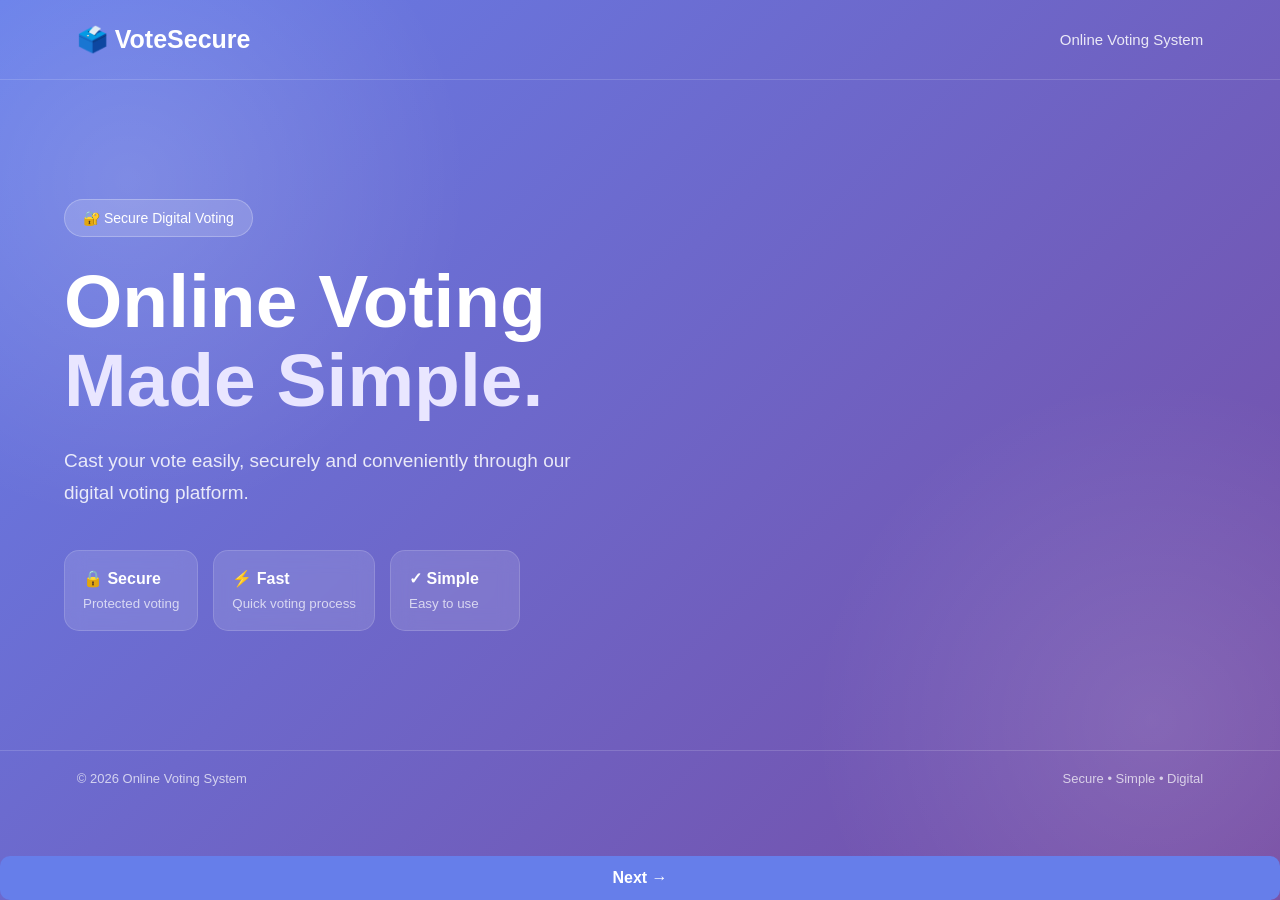
<file: frontend/index.html>
<!DOCTYPE html>
<html lang="en">

<head>

    <meta charset="UTF-8">

    <meta name="viewport" content="width=device-width, initial-scale=1.0">

    <title>Online Voting System</title>

    <link rel="stylesheet" href="css/style.css">

</head>

<body>


    <!-- HEADER -->

    <header class="header">

        <div class="logo">
            🗳️ VoteSecure
        </div>

        <div class="header-text">
            Online Voting System
        </div>

    </header>


    <!-- MAIN SECTION -->

    <main class="main-container">

        <div class="intro">

            <span class="badge">
                🔐 Secure Digital Voting
            </span>


            <h1>
                Online Voting<br>
                <span>Made Simple.</span>
            </h1>


            <p>
                Cast your vote easily, securely and conveniently
                through our digital voting platform.
            </p>


            <div class="features">

                <div>
                    <strong>🔒 Secure</strong>
                    <small>Protected voting</small>
                </div>


                <div>
                    <strong>⚡ Fast</strong>
                    <small>Quick voting process</small>
                </div>


                <div>
                    <strong>✓ Simple</strong>
                    <small>Easy to use</small>
                </div>

            </div>

        </div>

    </main>


    <!-- FOOTER -->

    <footer>

        <p>
            © 2026 Online Voting System
        </p>


        <p>
            Secure • Simple • Digital
        </p>

    </footer>

<div class="page-navigation">

    <button
        type="button"
        class="next-btn"
        onclick="window.location.href='login.html'">
        Next →
    </button>

</div>

</body>

</html>
</file>
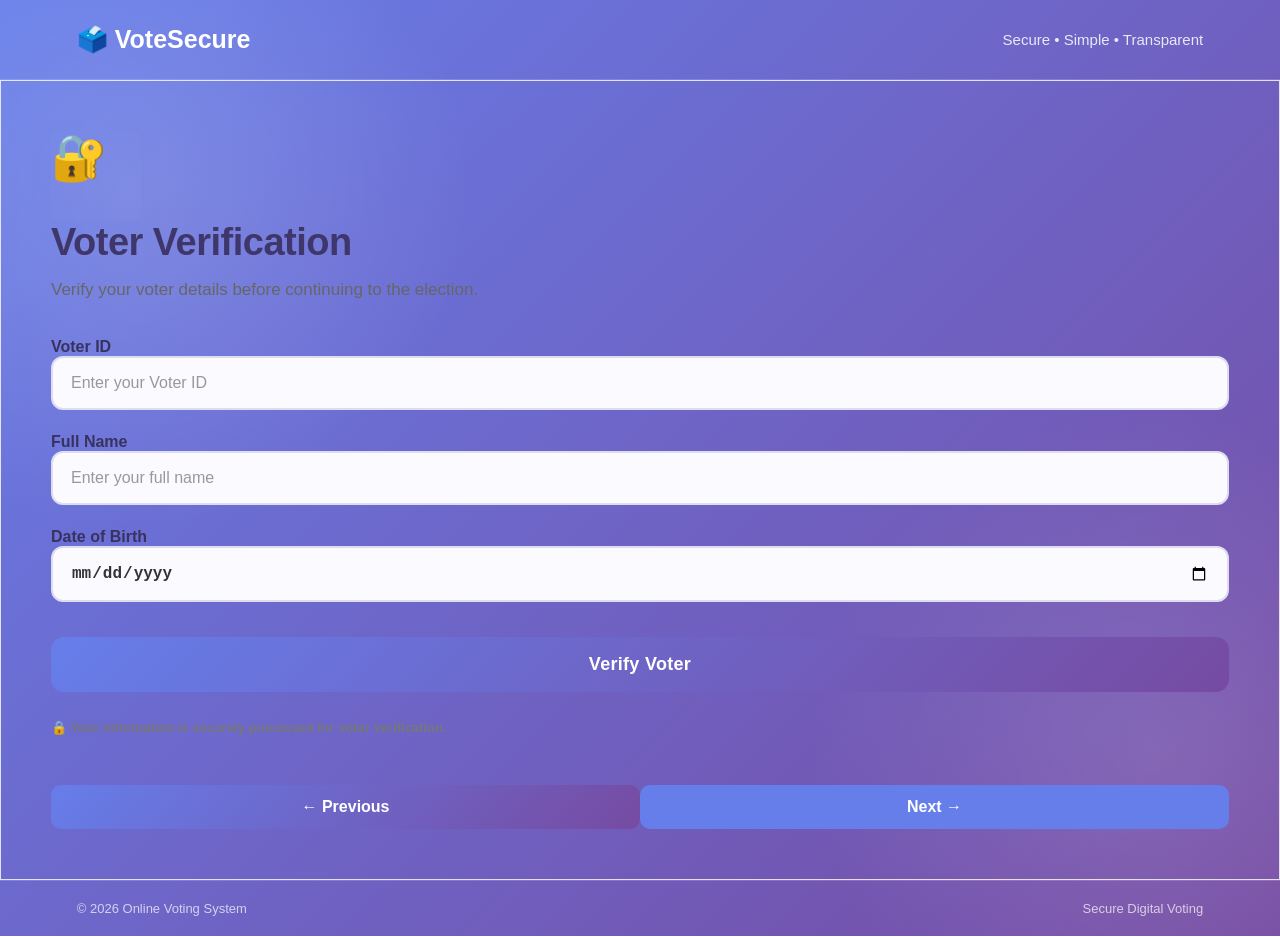
<file: frontend/login.html>
<!DOCTYPE html>
<html lang="en">

<head>
    <meta charset="UTF-8">
    <meta name="viewport" content="width=device-width, initial-scale=1.0">

    <title>VoteSecure | Voter Verification</title>

    <link rel="stylesheet" href="css/style.css">
</head>

<body>

    <!-- HEADER -->

    <header class="header">

        <div class="logo">
            🗳️ VoteSecure
        </div>

        <div class="header-text">
            Secure • Simple • Transparent
        </div>

    </header>


    <!-- MAIN -->

    <main class="verification-container">

        <div class="verification-box">

            <div class="verification-icon">
                🔐
            </div>

            <h1>Voter Verification</h1>

            <p class="verification-subtitle">
                Verify your voter details before continuing to the election.
            </p>


            <!-- FORM -->

            <form id="verificationForm">

                <!-- VOTER ID -->

                <div class="input-group">

                    <label for="voterid">
                        Voter ID
                    </label>

                    <input
                        type="text"
                        id="voterid"
                        placeholder="Enter your Voter ID"
                        required
                    >

                </div>


                <!-- NAME -->

                <div class="input-group">

                    <label for="name">
                        Full Name
                    </label>

                    <input
                        type="text"
                        id="name"
                        placeholder="Enter your full name"
                        required
                    >

                </div>


                <!-- DATE OF BIRTH -->

                <div class="input-group">

                    <label for="dob">
                        Date of Birth
                    </label>

                    <input
                        type="date"
                        id="dob"
                        required
                    >

                </div>


                <!-- VERIFY BUTTON -->

                <button type="submit" class="verify-btn">
                    Verify Voter
                </button>

            </form>


            <!-- VERIFICATION MESSAGE -->

            <div id="verificationMessage"></div>

<p class="security-note">
    🔒 Your information is securely processed for voter verification.
</p>

<div class="page-navigation">

    <button
        type="button"
        class="previous-btn"
        onclick="window.location.href='index.html'">
        ← Previous
    </button>

    <button
        type="button"
        class="next-btn"
        onclick="window.location.href='voting.html'">
        Next →
    </button>

</div>

</div>

    <!-- FOOTER -->

    <footer>

        <span>© 2026 Online Voting System</span>

        <span>Secure Digital Voting</span>

    </footer>


    <!-- JAVASCRIPT -->
<script>
const verificationForm = document.getElementById("verificationForm");
const verificationMessage = document.getElementById("verificationMessage");

verificationForm.addEventListener("submit", async function(event) {
    event.preventDefault();

    const voterId = document.getElementById("voterid").value.trim();
    const name = document.getElementById("name").value.trim();
    const dob = document.getElementById("dob").value;

    if (!voterId || !name || !dob) {
        verificationMessage.innerHTML =
            `<div class="error-message">Please enter all voter details.</div>`;
        return;
    }

    try {
        const response = await fetch("https://onlinevotingsystem-fe9r.onrender.com/api/auth/verify", {
            method: "POST",
            headers: {
                "Content-Type": "application/json"
            },
            body: JSON.stringify({
                voterId: voterId,
                name: name,
                dob: dob
            })
        });

        const data = await response.json();

        if (!response.ok) {
            verificationMessage.innerHTML =
                `<div class="error-message">${data.message}</div>`;
            return;
        }

        localStorage.setItem("currentVoterId", voterId);
        localStorage.setItem("voterName", name);

        verificationMessage.innerHTML =
            `<div class="success-message">
                ✓ Voter verified successfully!
            </div>`;

        setTimeout(() => {
            window.location.href = "voting.html";
        }, 800);

    } catch (error) {
        verificationMessage.innerHTML =
            `<div class="error-message">
                Backend connection failed.
            </div>`;
        console.error(error);
    }
});
</script>
</file>
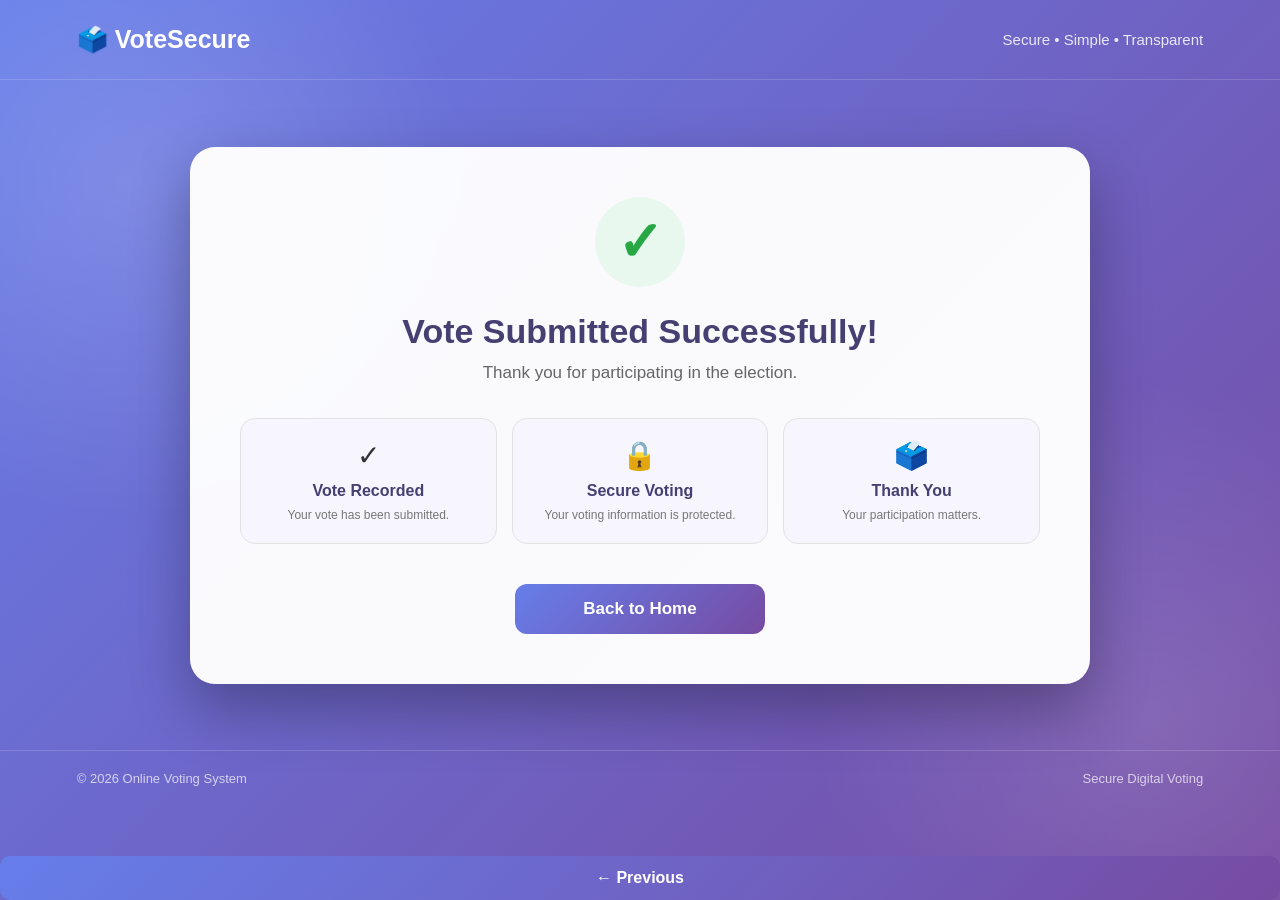
<file: frontend/result.html>
<!DOCTYPE html>
<html lang="en">

<head>
    <meta charset="UTF-8">
    <meta name="viewport" content="width=device-width, initial-scale=1.0">

    <title>Online Voting System | Result</title>

    <link rel="stylesheet" href="css/style.css">
</head>

<body>

    <!-- HEADER -->

    <header class="header">

        <div class="logo">
            🗳️ VoteSecure
        </div>

        <div class="header-text">
            Secure • Simple • Transparent
        </div>

    </header>


    <!-- RESULT SECTION -->

    <main class="result-container">

        <div class="result-box">

            <div class="success-icon">
                ✓
            </div>

            <h1>Vote Submitted Successfully!</h1>

            <p class="result-message">
                Thank you for participating in the election.
            </p>

            <div class="vote-status">

                <div class="status-item">
                    <span>✓</span>
                    <div>
                        <strong>Vote Recorded</strong>
                        <small>Your vote has been submitted.</small>
                    </div>
                </div>

                <div class="status-item">
                    <span>🔒</span>
                    <div>
                        <strong>Secure Voting</strong>
                        <small>Your voting information is protected.</small>
                    </div>
                </div>

                <div class="status-item">
                    <span>🗳️</span>
                    <div>
                        <strong>Thank You</strong>
                        <small>Your participation matters.</small>
                    </div>
                </div>

            </div>

            <button onclick="goHome()" class="result-btn">
                Back to Home
            </button>

        </div>

    </main>


    <!-- FOOTER -->

    <footer>

        <span>© 2026 Online Voting System</span>

        <span>Secure Digital Voting</span>

    </footer>


    <script>

        function goHome() {
            window.location.href = "index.html";
        }

    </script>
<div class="page-navigation">

    <button
        type="button"
        class="previous-btn"
        onclick="window.location.href='voting.html'">
        ← Previous
    </button>

</div>
</body>

</html>
</file>
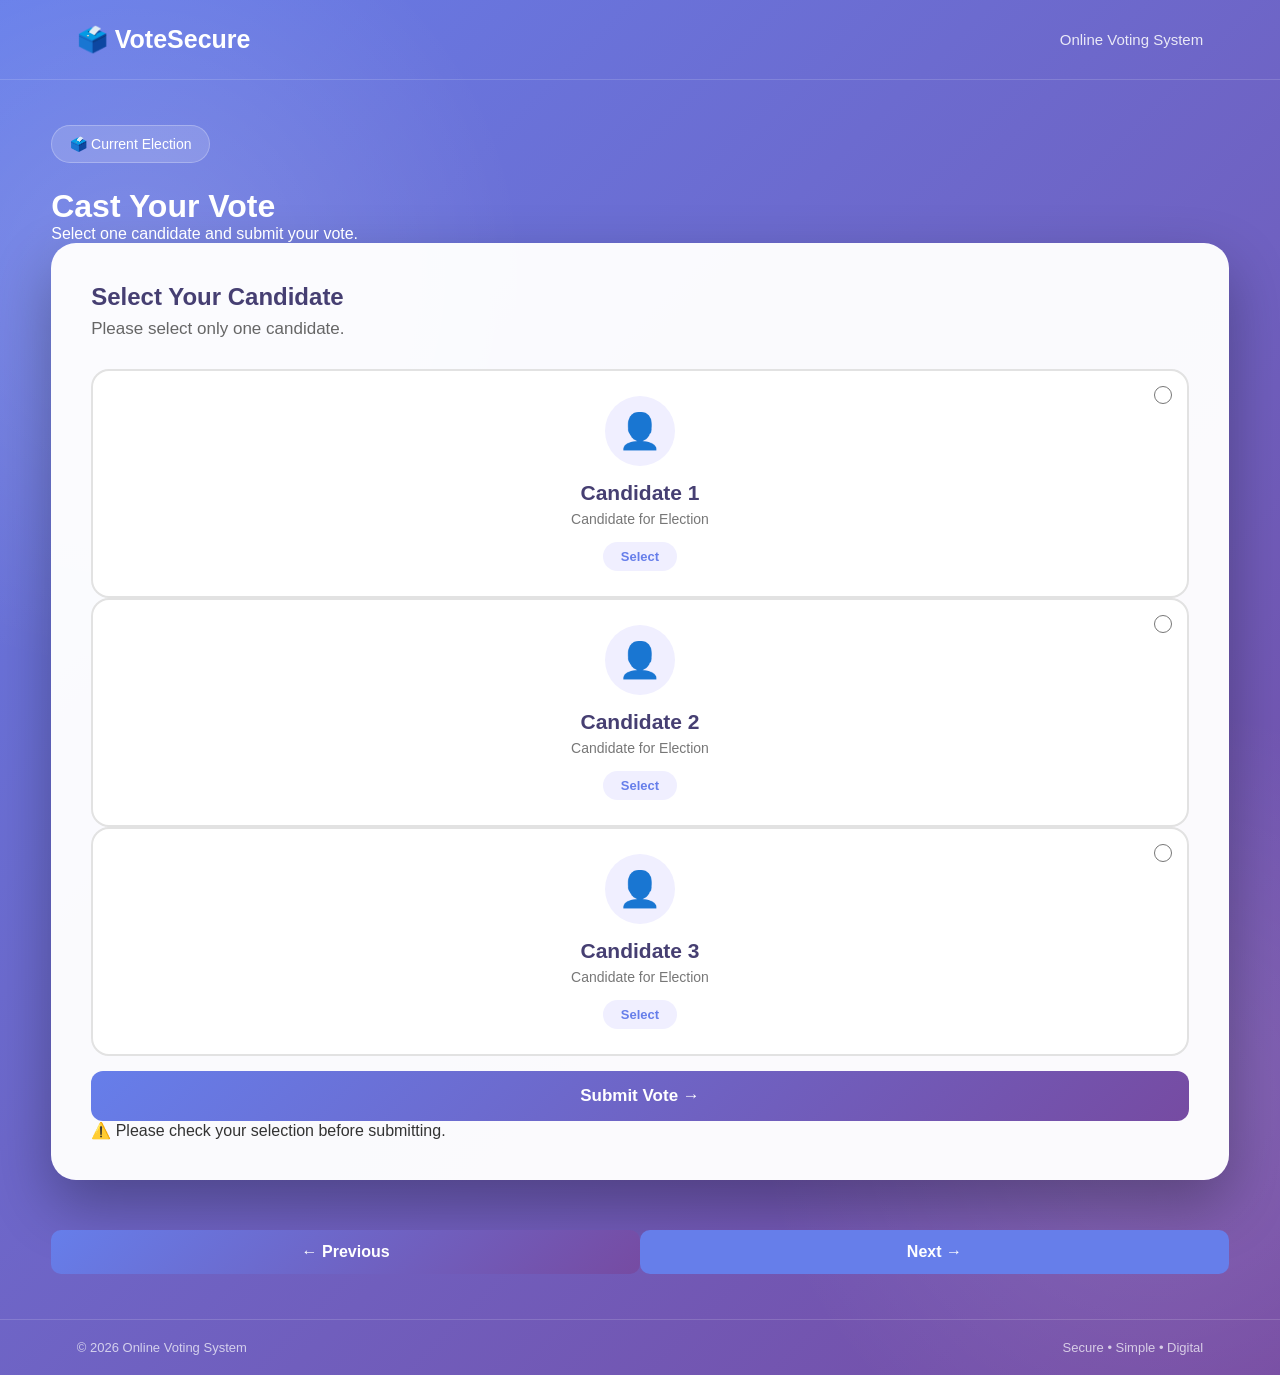
<file: frontend/voting.html>
<!DOCTYPE html>
<html lang="en">

<head>

    <meta charset="UTF-8">

    <meta name="viewport" content="width=device-width, initial-scale=1.0">

    <title>Online Voting System | Vote</title>

    <link rel="stylesheet" href="css/style.css">

</head>

<body>

    <!-- HEADER -->

    <header class="header">

        <div class="logo">
            🗳️ VoteSecure
        </div>

        <div class="header-text">
            Online Voting System
        </div>

    </header>


    <!-- VOTING SECTION -->

    <main class="voting-container">

        <div class="voting-title">

            <span class="badge">
                🗳️ Current Election
            </span>

            <h1>
                Cast Your Vote
            </h1>

            <p>
                Select one candidate and submit your vote.
            </p>

        </div>


        <!-- VOTING BOX -->

        <div class="voting-box">

            <h2>
                Select Your Candidate
            </h2>

            <p class="instruction">
                Please select only one candidate.
            </p>


            <!-- CANDIDATE 1 -->

            <label class="candidate-card">

                <input
                    type="radio"
                    name="candidate"
                    value="Candidate 1"
                >

                <div class="candidate-icon">
                    👤
                </div>

                <div class="candidate-info">

                    <h3>
                        Candidate 1
                    </h3>

                    <p>
                        Candidate for Election
                    </p>

                </div>

                <div class="select-text">
                    Select
                </div>

            </label>


            <!-- CANDIDATE 2 -->

            <label class="candidate-card">

                <input
                    type="radio"
                    name="candidate"
                    value="Candidate 2"
                >

                <div class="candidate-icon">
                    👤
                </div>

                <div class="candidate-info">

                    <h3>
                        Candidate 2
                    </h3>

                    <p>
                        Candidate for Election
                    </p>

                </div>

                <div class="select-text">
                    Select
                </div>

            </label>


            <!-- CANDIDATE 3 -->

            <label class="candidate-card">

                <input
                    type="radio"
                    name="candidate"
                    value="Candidate 3"
                >

                <div class="candidate-icon">
                    👤
                </div>

                <div class="candidate-info">

                    <h3>
                        Candidate 3
                    </h3>

                    <p>
                        Candidate for Election
                    </p>

                </div>

                <div class="select-text">
                    Select
                </div>

            </label>


            <!-- SUBMIT -->

            <button onclick="submitVote()">
                Submit Vote →
            </button>


            <div class="vote-warning">
                ⚠️ Please check your selection before submitting.
            </div>

        </div>


      <div class="page-navigation">

    <button
        type="button"
        class="previous-btn"
        onclick="window.location.href='login.html'">
        ← Previous
    </button>

    <button
        type="button"
        class="next-btn"
        onclick="window.location.href='result.html'">
        Next →
    </button>

</div>
    </main>


    <!-- FOOTER -->

    <footer>

        <p>
            © 2026 Online Voting System
        </p>

        <p>
            Secure • Simple • Digital
        </p>

    </footer>


    <!-- JAVASCRIPT -->

   <script>
const voterId = localStorage.getItem("currentVoterId");
const voterName = localStorage.getItem("voterName");
const candidate = localStorage.getItem("lastVotedCandidate");

document.getElementById("voterName").textContent =
    voterName || "Voter";

document.getElementById("candidateName").textContent =
    candidate || "Candidate";
</script>
</file>
<file: frontend/css/style.css>
* {
    margin: 0;
    padding: 0;
    box-sizing: border-box;
}


body {

    font-family: Arial, sans-serif;

    min-height: 100vh;

    background:
        radial-gradient(circle at 10% 20%, rgba(255,255,255,0.15), transparent 25%),
        radial-gradient(circle at 90% 80%, rgba(255,255,255,0.12), transparent 25%),
        linear-gradient(135deg, #667eea, #764ba2);

    color: white;

    display: flex;
    flex-direction: column;

}


/* HEADER */

.header {

    width: 100%;

    padding: 25px 6%;

    display: flex;

    justify-content: space-between;

    align-items: center;

    border-bottom: 1px solid rgba(255,255,255,0.15);

}


.logo {

    font-size: 25px;

    font-weight: bold;

}


.header-text {

    font-size: 15px;

    opacity: 0.85;

}


/* MAIN */

.main-container {

    flex: 1;

    width: 90%;

    max-width: 1250px;

    margin: auto;

    display: grid;

    grid-template-columns: 1fr 480px;

    gap: 80px;

    align-items: center;

    padding: 50px 0;

}


/* INTRO */

.intro {

    max-width: 600px;

}


.badge {

    display: inline-block;

    padding: 10px 18px;

    border-radius: 30px;

    background: rgba(255,255,255,0.15);

    border: 1px solid rgba(255,255,255,0.25);

    font-size: 14px;

    margin-bottom: 25px;

}


.intro h1 {

    font-size: clamp(45px, 6vw, 75px);

    line-height: 1.05;

    margin-bottom: 25px;

}


.intro h1 span {

    color: #e9e6ff;

}


.intro p {

    font-size: 19px;

    line-height: 1.7;

    color: rgba(255,255,255,0.85);

    max-width: 520px;

}


/* FEATURES */

.features {

    display: flex;

    gap: 15px;

    margin-top: 40px;

}


.features div {

    background: rgba(255,255,255,0.12);

    border: 1px solid rgba(255,255,255,0.15);

    padding: 18px;

    border-radius: 15px;

    min-width: 130px;

    backdrop-filter: blur(10px);

}


.features strong {

    display: block;

    margin-bottom: 6px;

}


.features small {

    color: rgba(255,255,255,0.7);

}


/* VOTING BOX */

.box {

    background: rgba(255,255,255,0.97);

    color: #333;

    width: 100%;

    padding: 45px;

    border-radius: 25px;

    box-shadow:
        0 25px 60px rgba(0,0,0,0.3);

    text-align: center;

    animation: appear 0.7s ease;

}


@keyframes appear {

    from {

        opacity: 0;

        transform: translateY(25px);

    }

    to {

        opacity: 1;

        transform: translateY(0);

    }

}


.vote-icon {

    font-size: 55px;

    margin-bottom: 15px;

}


.box h2 {

    color: #463f72;

    font-size: 30px;

    margin-bottom: 10px;

}


.box p {

    color: #666;

    font-size: 17px;

    margin-bottom: 30px;

}


/* INPUT */

.box input[type="text"] {

    width: 100%;

    padding: 15px;

    margin-bottom: 15px;

    border: 1px solid #ddd;

    border-radius: 10px;

    font-size: 15px;

    outline: none;

}


.box input[type="text"]:focus {

    border-color: #667eea;

    box-shadow: 0 0 0 3px rgba(102,126,234,0.12);

}


/* BUTTON */

button {

    width: 100%;

    padding: 15px;

    margin-top: 15px;

    background: linear-gradient(
        135deg,
        #667eea,
        #764ba2
    );

    color: white;

    border: none;

    border-radius: 12px;

    font-size: 17px;

    font-weight: bold;

    cursor: pointer;

    transition: 0.3s;

}


button:hover {

    transform: translateY(-2px);

    box-shadow: 0 10px 20px rgba(102,126,234,0.35);

}


/* NOTE */

.note {

    margin-top: 20px;

    font-size: 12px;

    color: #888;

}
/* CANDIDATE GRID */

.voting-box {
    width: 100%;
}

.candidate-list {
    display: grid;
    grid-template-columns: repeat(3, 1fr);
    gap: 20px;
}


.candidate:hover {

    background: #f5f5ff;

    border-color: #667eea;

}


.candidate input {

    accent-color: #667eea;

}


/* FOOTER */

footer {

    width: 100%;

    padding: 20px 6%;

    display: flex;

    justify-content: space-between;

    border-top: 1px solid rgba(255,255,255,0.15);

    color: rgba(255,255,255,0.7);

    font-size: 13px;

}


/* RESPONSIVE */

@media (max-width: 900px) {

    .main-container {

        grid-template-columns: 1fr;

        gap: 40px;

        padding: 40px 0;

    }

    .intro {

        text-align: center;

        margin: auto;

    }

    .intro p {

        margin: auto;

    }

    .features {

        justify-content: center;

        flex-wrap: wrap;

    }

    .box {

        max-width: 500px;

        margin: auto;

    }

}


@media (max-width: 600px) {

    .header {

        padding: 20px;

    }

    .header-text {

        display: none;

    }

    .main-container {

        width: 92%;

    }

    .box {

        padding: 30px 22px;

    }

    .features {

        display: grid;

        grid-template-columns: 1fr;

    }

    footer {

        flex-direction: column;

        gap: 5px;

        text-align: center;

    }

}
@media (max-width: 700px) {

    .candidate-list {
        grid-template-columns: 1fr;
    }

}
/* ============================= */
/* VOTING PAGE */
/* ============================= */

.voting-page {
    min-height: 100vh;
    display: flex;
    flex-direction: column;
}

.voting-container {
    width: 92%;
    max-width: 1250px;
    margin: auto;
    padding: 45px 0;
}

.voting-box {
    width: 100%;
    background: rgba(255, 255, 255, 0.97);
    color: #333;
    padding: 40px;
    border-radius: 25px;
    box-shadow: 0 25px 60px rgba(0, 0, 0, 0.3);
}

.voting-box h1 {
    color: #463f72;
    font-size: 36px;
    margin-bottom: 8px;
}

.voting-box > p {
    color: #666;
    margin-bottom: 30px;
    font-size: 17px;
}

.voting-box h2 {
    color: #463f72;
    margin-bottom: 8px;
}

.voting-box .sub-text {
    color: #777;
    margin-bottom: 25px;
}


/* ============================= */
/* CANDIDATE SIDE BY SIDE */
/* ============================= */

.candidate-list {
    display: grid;
    grid-template-columns: repeat(3, 1fr);
    gap: 20px;
    margin-top: 20px;
}

.candidate-card {
    position: relative;
    display: flex;
    flex-direction: column;
    align-items: center;
    justify-content: center;

    min-height: 220px;
    padding: 25px 20px;

    background: white;
    border: 2px solid #e2e2e2;
    border-radius: 18px;

    cursor: pointer;
    text-align: center;

    transition: all 0.3s ease;
}

.candidate-card:hover {
    transform: translateY(-5px);
    border-color: #667eea;
    box-shadow: 0 12px 30px rgba(102, 126, 234, 0.18);
}

.candidate-card input[type="radio"] {
    position: absolute;
    top: 15px;
    right: 15px;

    width: 18px;
    height: 18px;

    accent-color: #667eea;
}

.candidate-icon {
    width: 70px;
    height: 70px;

    display: flex;
    align-items: center;
    justify-content: center;

    background: #f0efff;
    border-radius: 50%;

    font-size: 35px;
    margin-bottom: 15px;
}

.candidate-info h3 {
    color: #463f72;
    font-size: 21px;
    margin-bottom: 6px;
}

.candidate-info p {
    color: #777;
    font-size: 14px;
}

.select-text {
    margin-top: 15px;

    padding: 7px 18px;
    border-radius: 20px;

    background: #f0efff;
    color: #667eea;

    font-size: 13px;
    font-weight: bold;
}


/* SELECTED CANDIDATE */

.candidate-card:has(input:checked) {
    border-color: #667eea;
    background: #f7f6ff;
    box-shadow: 0 10px 30px rgba(102, 126, 234, 0.2);
}

.candidate-card:has(input:checked) .select-text {
    background: #667eea;
    color: white;
}


/* ============================= */
/* SUBMIT BUTTON */
/* ============================= */

.submit-btn {
    width: 100%;
    margin-top: 30px;

    padding: 16px;

    border: none;
    border-radius: 12px;

    background: linear-gradient(135deg, #667eea, #764ba2);

    color: white;
    font-size: 17px;
    font-weight: bold;

    cursor: pointer;
    transition: 0.3s;
}

.submit-btn:hover {
    transform: translateY(-2px);
    box-shadow: 0 10px 25px rgba(102, 126, 234, 0.35);
}

.voting-note {
    margin-top: 15px;
    color: #777;
    font-size: 13px;
    text-align: center;
}


/* ============================= */
/* MOBILE */
/* ============================= */

@media (max-width: 800px) {

    .candidate-list {
        grid-template-columns: 1fr;
    }

    .voting-box {
        padding: 25px 20px;
    }

    .voting-box h1 {
        font-size: 30px;
    }
}

/* ============================= */
/* RESULT PAGE */
/* ============================= */

.result-container {
    flex: 1;

    width: 90%;
    max-width: 900px;

    margin: auto;

    display: flex;
    align-items: center;
    justify-content: center;

    padding: 50px 0;
}

.result-box {
    width: 100%;

    background: rgba(255, 255, 255, 0.97);

    color: #333;

    padding: 50px;

    border-radius: 25px;

    text-align: center;

    box-shadow: 0 25px 60px rgba(0, 0, 0, 0.3);

    animation: appear 0.7s ease;
}


/* SUCCESS ICON */

.success-icon {
    width: 90px;
    height: 90px;

    margin: 0 auto 25px;

    display: flex;
    align-items: center;
    justify-content: center;

    border-radius: 50%;

    background: #e8f8ee;

    color: #28a745;

    font-size: 55px;
    font-weight: bold;
}


.result-box h1 {
    color: #463f72;

    font-size: 34px;

    margin-bottom: 12px;
}


.result-message {
    color: #666;

    font-size: 17px;

    margin-bottom: 35px;
}


/* STATUS */

.vote-status {
    display: grid;

    grid-template-columns: repeat(3, 1fr);

    gap: 15px;

    margin-bottom: 30px;
}


.status-item {
    padding: 20px 15px;

    background: #f7f6ff;

    border: 1px solid #e2e2e2;

    border-radius: 15px;

    display: flex;

    flex-direction: column;

    align-items: center;

    gap: 10px;
}


.status-item > span {
    font-size: 28px;
}


.status-item strong {
    display: block;

    color: #463f72;

    margin-bottom: 5px;
}


.status-item small {
    color: #777;

    font-size: 12px;
}


/* BUTTON */

.result-btn {
    width: 250px;

    margin-top: 10px;
}


/* MOBILE */

@media (max-width: 700px) {

    .result-box {
        padding: 35px 20px;
    }

    .result-box h1 {
        font-size: 27px;
    }

    .vote-status {
        grid-template-columns: 1fr;
    }

    .result-btn {
        width: 100%;
    }
}
/* ========================================= */
/* EXTRA BOLD VOTER VERIFICATION DESIGN */
/* ========================================= */

.verification-box {
    padding: 50px;
    border: 1px solid rgba(255, 255, 255, 0.8);
}


/* ICON */

.verification-icon {
    width: 90px;
    height: 90px;

    font-size: 45px;

    font-weight: bold;

    box-shadow: 0 8px 20px rgba(102, 126, 234, 0.15);
}


/* MAIN HEADING */

.verification-box h1 {
    font-size: 38px;

    font-weight: 800;

    letter-spacing: -0.5px;

    color: #3f376b;

    margin-bottom: 12px;
}


/* DESCRIPTION */

.verification-subtitle {
    font-size: 17px;

    font-weight: 500;

    color: #666;

    line-height: 1.6;

    margin-bottom: 35px;
}


/* INPUT GROUP */

.input-group {
    margin-bottom: 23px;
}


/* LABEL */

.input-group label {
    font-size: 16px;

    font-weight: 800;

    color: #38325f;

    margin-bottom: 10px;
}


/* INPUT */

.input-group input {
    width: 100%;

    padding: 16px 18px;

    border: 2px solid #deddf0;

    border-radius: 12px;

    font-size: 16px;

    font-weight: 600;

    color: #333;

    background: #fafaff;

    transition: all 0.3s ease;
}


/* PLACEHOLDER */

.input-group input::placeholder {
    color: #999;

    font-weight: 400;
}


/* INPUT FOCUS */

.input-group input:focus {
    border-color: #667eea;

    background: white;

    box-shadow:
        0 0 0 4px rgba(102, 126, 234, 0.12);

    transform: translateY(-1px);
}


/* VERIFY BUTTON */

.verify-btn {
    width: 100%;

    padding: 17px;

    margin-top: 12px;

    border: none;

    border-radius: 13px;

    background:
        linear-gradient(
            135deg,
            #667eea,
            #764ba2
        );

    color: white;

    font-size: 18px;

    font-weight: 800;

    letter-spacing: 0.3px;

    cursor: pointer;

    transition: all 0.3s ease;
}


.verify-btn:hover {
    transform: translateY(-3px);

    box-shadow:
        0 12px 25px rgba(102, 126, 234, 0.35);
}


/* SUCCESS */

.success-message {
    margin-top: 22px;

    padding: 16px;

    border-radius: 12px;

    font-size: 15px;

    font-weight: 800;

    border: 1px solid #bce5ca;
}


/* ERROR */

.error-message {
    margin-top: 22px;

    padding: 16px;

    border-radius: 12px;

    font-size: 15px;

    font-weight: 800;

    border: 1px solid #f0c2c2;
}


/* SECURITY NOTE */

.security-note {
    margin-top: 28px;

    font-size: 13px;

    font-weight: 600;

    color: #777;
}


/* MOBILE */

@media (max-width: 600px) {

    .verification-box {
        padding: 35px 22px;
    }

    .verification-box h1 {
        font-size: 30px;
    }

    .verification-subtitle {
        font-size: 15px;
    }

    .input-group label {
        font-size: 15px;
    }

    .input-group input {
        font-size: 15px;
        padding: 15px;
    }

    .verify-btn {
        font-size: 17px;
    }
}
.page-navigation {
    margin-top: 35px;
    display: flex;
    justify-content: center;
}

.next-btn,
.previous-btn {
    border: none;
    padding: 13px 30px;
    border-radius: 10px;
    font-size: 16px;
    font-weight: bold;
    cursor: pointer;
    transition: 0.3s;
}

.next-btn {
    background: #667eea;
    color: white;
}

.next-btn:hover {
    transform: translateY(-2px);
}
</file>
